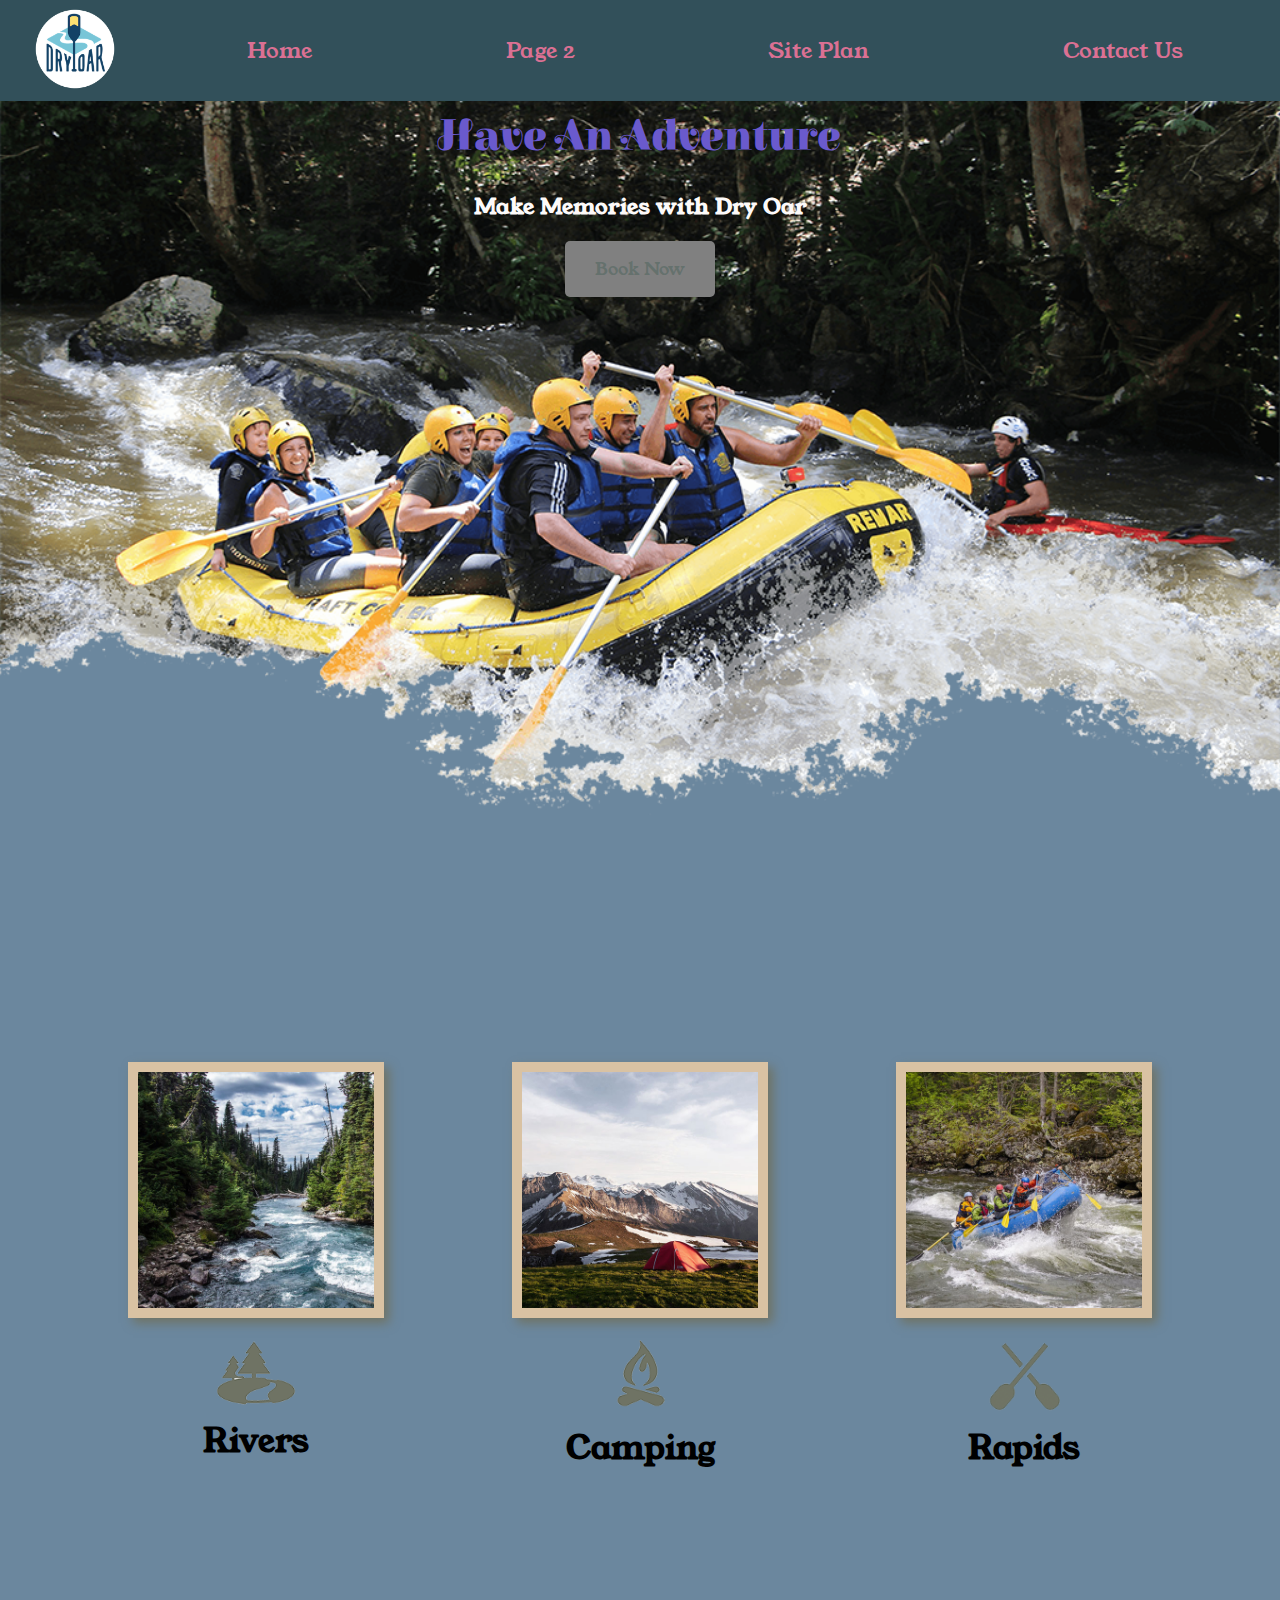
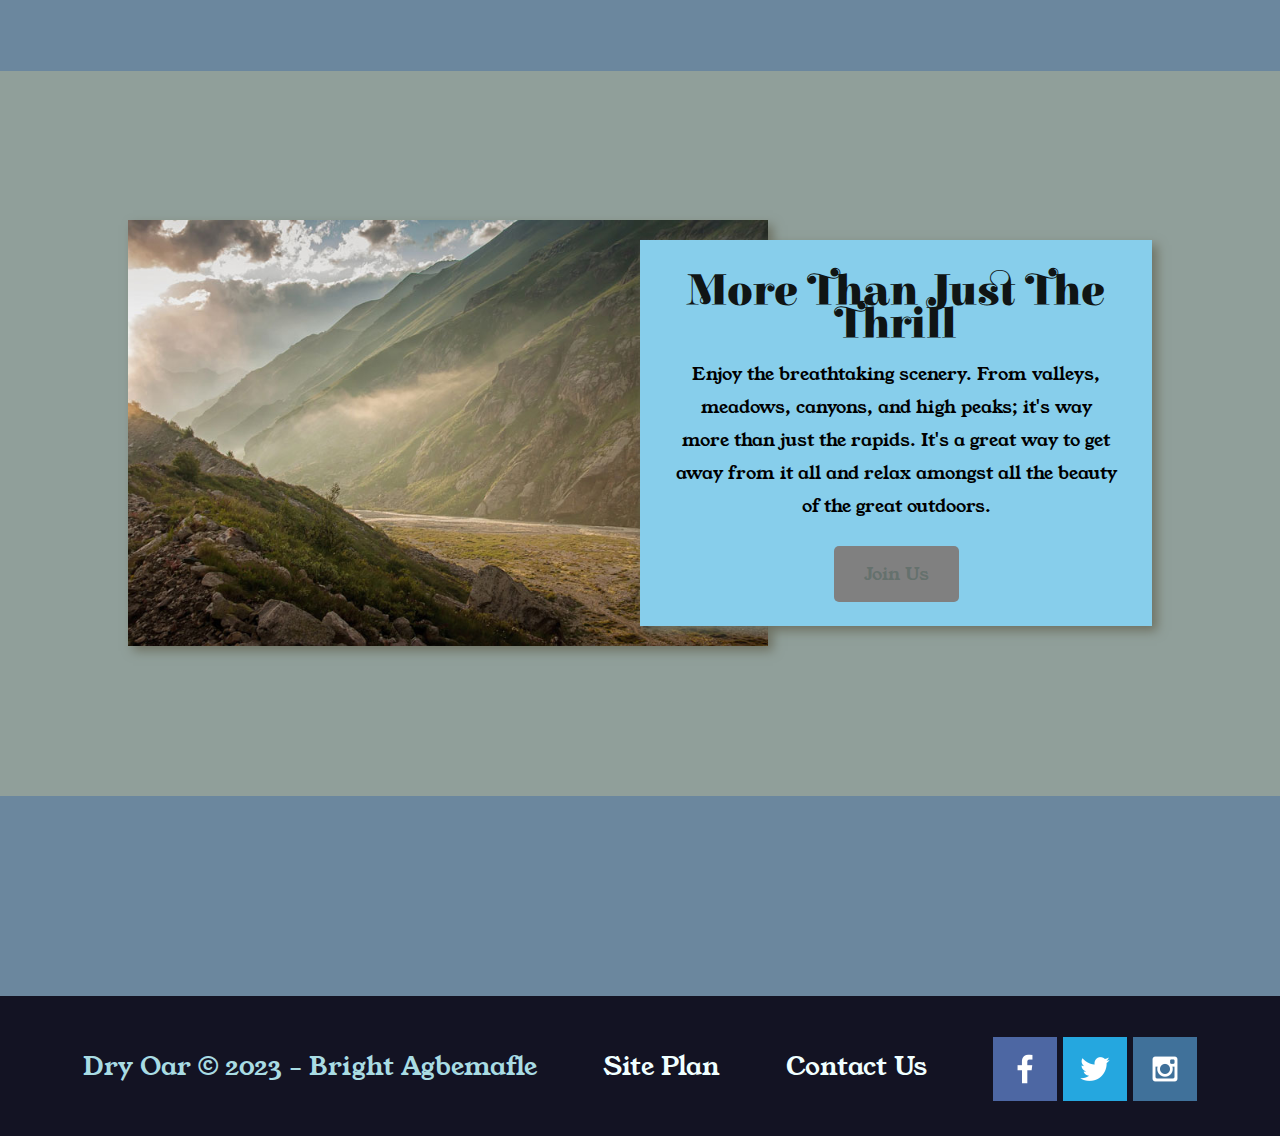
<file: wwr/index.html>
<!DOCTYPE html>
<html lang="en">
<head>
    <meta charset="UTF-8">
    <meta name="viewport" content="width=device-width, initial-scale=1.0">
    <title>Whitewater Rafting Vacations | Dry Oar Boating | Home</title>
    <link rel="stylesheet" href="styles/style.css">
</head>
<body>
    <div id="content">
        <header>
            <a id="logo_link" href="index.html" >
                <img class="logo" src="images/logo.png" alt="Dry Oar Logo">
            </a>
            <nav>
                <a href="index.html">Home</a>
                <a href="#">Page 2</a>
                <a href="site-plan-rafting.html">Site Plan</a>
                <a href="contactus.html">Contact Us</a>
            </nav>
        </header>
        <div id="hero">
            <div id="hero-box">
                <img id="hero-img" src="images/hero.png" alt="People enjoying rafting">
            </div>
            <section id="hero-msg">
                <h1 class="home-title">Have An Adventure</h1>
                <h4> Make Memories with Dry Oar </h4>
                <div class="button-box">
                    <a class="book" href="contactus.html">Book Now</a>
                </div>
            </section>
        </div>
        <main class="home-grid">
            <section class="rivers-card">
                <img class="card-img" src="images/rivers.jpg" alt="river in forest">
                <img class="icon" src="images/river_icon.png" alt="river icon">
                <h2>Rivers</h2>
            </section>
            <section class="camping-card">
                <img class="card-img" src="images/camping.jpg" alt="tent in mountains">
                <img class="icon" src="images/fire_icon.png" alt="fire icon">
                <h2>Camping</h2>
            </section>
            <section class="rapids-card">
                <img class="card-img" src="images/rapids.jpg" alt="rafting boat">
                <img class="icon" src="images/oars.png" alt="oars icon">
                <h2>Rapids</h2>
            </section>
            <div id="background"></div>
            <img class="mountains" src="images/mountains.jpg" alt="Misty mountains">
            <section class="msg">
                <h2>More Than Just The Thrill</h2>
                <p>Enjoy the breathtaking scenery. From valleys, meadows, canyons, and high peaks; it's way more than just the rapids. It's a great way to get away from it all and relax amongst all the beauty of the great outdoors. </p>
                <a class="join" href="rivers.html">Join Us</a>
            </section>
        </main>
        <footer>
            <p>Dry Oar &copy; 2023 - Bright Agbemafle</p>
            <p><a href="site-plan-rafting.html">Site Plan</a></p>
            <p><a href="contactus.html">Contact Us</a></p>
            <div class="social">
                <a href="https://facebook.com" target="_blank">
                    <img src="images/facebook.png" alt="fb icon">
                </a>
                <a href="https://twitter.com" target="_blank">
                    <img src="images/twitter.png" alt="twitter icon">
                </a>
                <a href="https://instagram.com" target="_blank">
                    <img src="images/instagram.png" alt="instagram icon">
                </a>
            </div>
        </footer>
    </div>
</body>
</html>
</file>
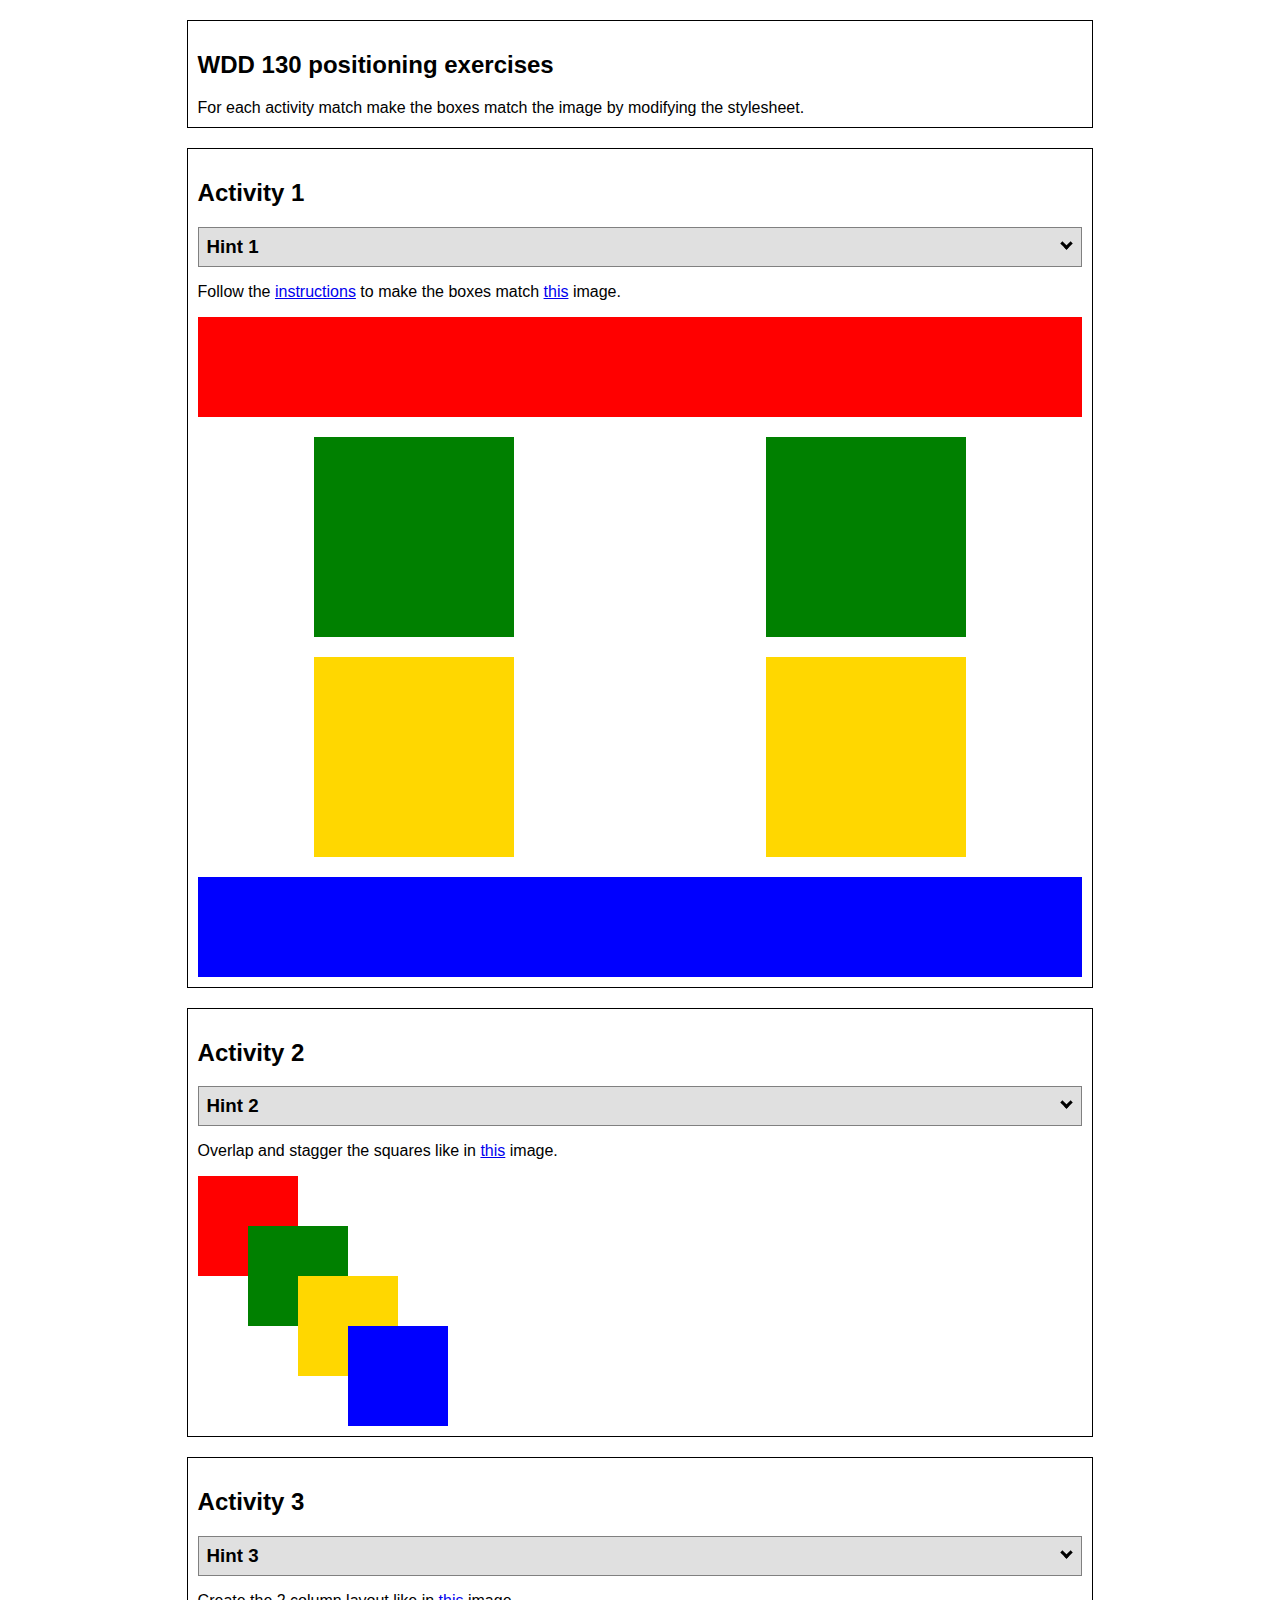
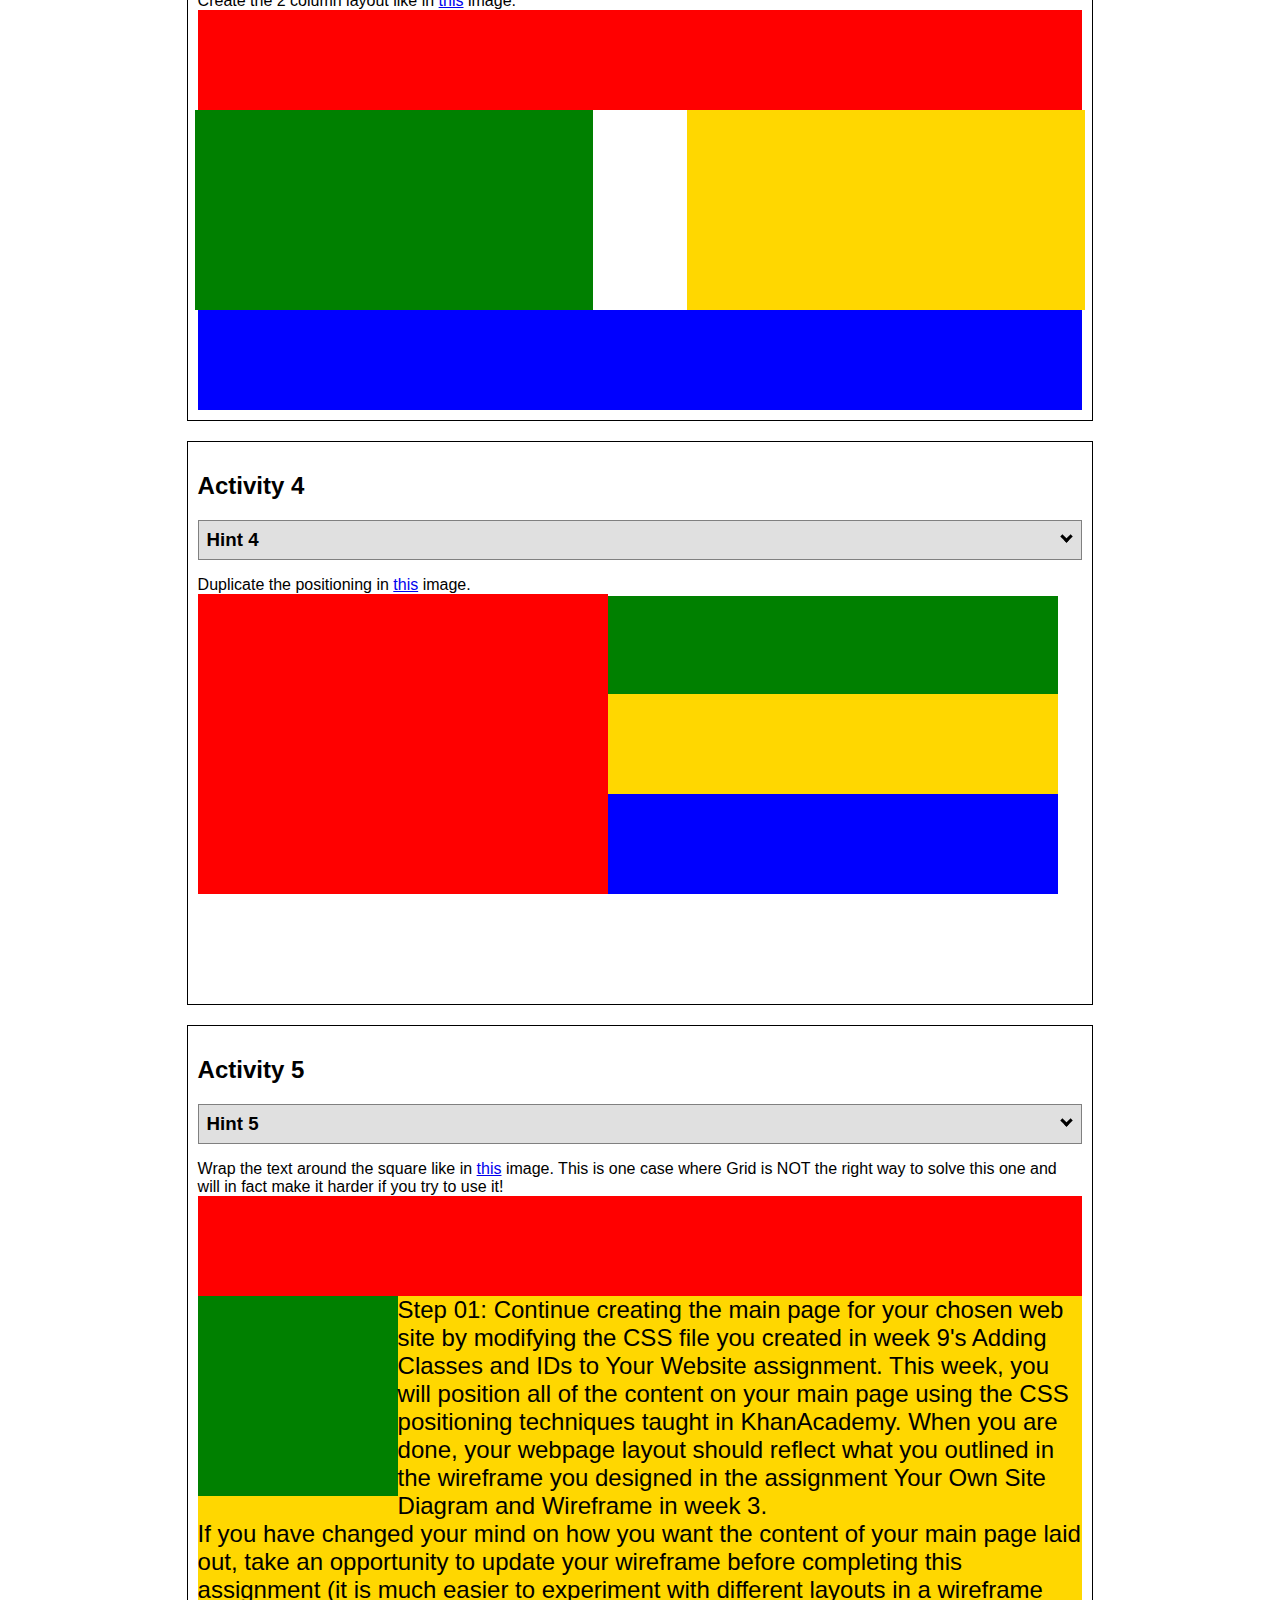
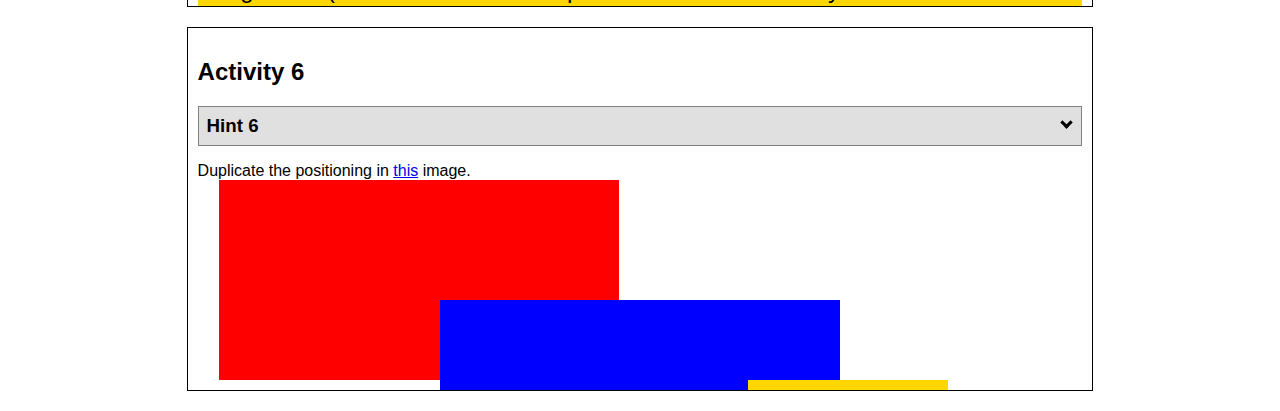
<file: positioning.html>
<!DOCTYPE html>
<html lang="en">
  <head>
    <!-- HTML - Name: positioning.html -->
    <title>Positioning Activity</title>
    <link rel="stylesheet" type="text/css" href="positionstyles.css" />
  </head>
  <body>
    <div class="activity">
      <h2>WDD 130 positioning exercises</h2>
      For each activity match make the boxes match the image by modifying the stylesheet.</div>
    <div class="activity">
      <h2>Activity 1</h2>
      <section class="hint"><input type="checkbox" ><i></i> <h3>Hint 1</h3><div><p>Check out the <a href="https://byui-wdd.github.io/wdd130/activities/w06-css-positioning.html" target="_blank">activity instructions</a> in Ilearn!</p></div></section>
      <p>Follow the <a href="https://byui-wdd.github.io/wdd130/activities/w06-css-positioning.html" target="_blank">instructions</a> to make the boxes match  <a href="https://byui-wdd.github.io/wdd130/images/example1.png" target="_blank">this</a> image.</p>
      <div class="content1" >
        <div class="red1" ></div>
        <div class="green1" ></div>
        <div class="green1" ></div>
        <div class="yellow1"></div>
        <div class="yellow1"></div>
        <div class="blue1"></div>
      </div>
    </div>
    <div class="activity">
      <h2>Activity 2</h2>
      <section class="hint"><input type="checkbox" > <h3>Hint 2</h3><i></i><div>
      <ul>
      <li>grid-template-columns: 50px 50px 50px 50px 50px </li></ul></div></section>
      <p>Overlap and stagger the squares like in <a href="https://byui-wdd.github.io/wdd130/images/example2.png" target="_blank">this</a> image.</p>
      <div class="content2" >
        <div class="red2" ></div>
        <div class="green2" ></div>
        <div class="yellow2"></div>
        <div class="blue2"></div>
      </div>
    </div>
    <div class="activity">
      <h2>Activity 3</h2>
      <section class="hint"><input type="checkbox" > <h3>Hint 3</h3><i></i><div><p>This one is going to be best solved with CSS Grid. Remember to make the boxes the right width first...then start moving them around. </p><h4>Properties used:</h4><ul><li>display:grid;</li><li>grid-template-columns:</li><li>grid-column-gap:</li>
        <li>grid-column:</li>  </ul></div></section>
      Create the 2 column layout like in <a href="https://byui-wdd.github.io/wdd130/images/example3.png" target="_blank">this</a>  image.
      <div class="content3" >
        <div class="red3" ></div>
        <div class="green3" ></div>
        <div class="yellow3"></div>
        <div class="blue3"></div>
      </div>
    </div>
    <div class="activity">
      <h2>Activity 4</h2>
      <section class="hint"><input type="checkbox" > <h3>Hint 4</h3><i></i><div><p>For the others we have been primarily concerned with width. For this one you will need to adjust height as well. </p><h4>Properties used:</h4><ul><li>display:grid;</li><li>grid-template-columns:</li><li>grid-row:</li></ul></div></section>
      Duplicate the positioning in <a href="https://byui-wdd.github.io/wdd130/images/example4.png" target="_blank">this</a> image. 
      <div class="content4" >
        <div class="red4" ></div>
        <div class="green4" ></div>
        <div class="yellow4"></div>
        <div class="blue4"></div>
      </div>
    </div>

    <div class="activity">
      <h2>Activity 5</h2>
      <section class="hint"><input type="checkbox" > <h3>Hint 5</h3><i></i><div><p>Grid is <strong>not</strong> the right way to do this.  In fact there is only one way to really do that...and that is with float. Remember that we float the thing we want the text to wrap around.  Also remember to start by making all the shapes the right size and shape.</p><h4>Properties used:</h4><ul><li>float: left;</li></ul></div></section>
      Wrap the text around the square like in <a href="https://byui-wdd.github.io/wdd130/images/example5.png" target="_blank">this</a> image. This is one case where Grid is NOT the right way to solve this one and will in fact make it harder if you try to use it!
      <div class="content5" >
        <div class="red5" ></div>
        <div class="green5" ></div>
        <div class="yellow5">Step 01: Continue creating the main page for your chosen web site by modifying the CSS file you created in week 9's Adding Classes and IDs to Your Website assignment. This week, you will position all of the content on your main page using the CSS positioning techniques taught in KhanAcademy. When you are done, your webpage layout should reflect what you outlined in the wireframe you designed in the assignment Your Own Site Diagram and Wireframe in week 3. <br />
          If you have changed your mind on how you want the content of your main page laid out, take an opportunity to update your wireframe before completing this assignment (it is much easier to experiment with different layouts in a wireframe than it is to do so by modifying the CSS). Also, if you find that you are having trouble with using CSS positioning, feel free to review the concepts at the learn layout site: http://learnlayout.com/. You should be able to apply these principles to your site. For futher help, refer back to the Max Design site used in the beginning of the course for an example of how to implement your site design.</div>
        <div class="blue5"></div>
      </div>
    </div>
    <div class="activity">
      <h2>Activity 6</h2>
      <section class="hint"><input type="checkbox" > <h3>Hint 6</h3><i></i><div><p>This one is all about visualizing the grid behind the layout. If you are having a hard time doing that first: all the sizes are even multiples of 100, and second here is another example with the lines drawn: <a href="https://byui-wdd.github.io/wdd130/images/example6-hint.png" target="_blank">example 6 with lines</a>. For this one you will find it easiest if you use px for the column width. You can also use <kbd>z-index</kbd> to control the element layering.    </p><h4>Properties used:</h4><ul><li>display:grid;</li><li>grid-template-columns:</li><li>grid-column:</li><li>grid-row:</li><li><a href="https://www.w3schools.com/cssref/pr_pos_z-index.asp" target="_blank">z-index:</a></li></ul></div></section>
      Duplicate the positioning in <a href="https://byui-wdd.github.io/wdd130/images/example6.png" target="_blank">this</a> image.
      <div class="content6" >
        <div class="red6" ></div>
        <div class="green6" ></div>
        <div class="yellow6"></div>
        <div class="blue6"></div>
      </div>
    </div>
  </body>
</html>
</file>
<file: wwr/styles/style.css>
@import url('https://fonts.googleapis.com/css2?family=Elsie+Swash+Caps&display=swap');
@import url('https://fonts.googleapis.com/css2?family=Young+Serif&display=swap');

div::content{
    max-width: 1600px;
    margin : 0 auto;
}
nav {
    display: flex;
    justify-content: space-around;
}
nav a {  
    text-align: center;
    color: palevioletred;
    text-decoration: none;
    padding: 35px;
}
#hero-msg h1, #hero-msg h4{
    text-align: center;
}
#hero-img {
    width: 100%;
}
.button-box {
    text-align: center;
}
main section {
    text-align: center;
}
main section img {
    box-sizing: border-box;
}
#background {
    height: 725px;
    background-color: rgb(144, 159, 154);
    grid-column: 1/11;
    grid-row: 4/9;
}
body {
    background-color: rgb(107, 135, 158);
    font-family: "Young Serif", "Open sans", "Cherry Sash";
    font-size: 22px;
    margin: 0;
    padding: 0;
}
h2 {
    margin: 0;
}
#logo_link {
    padding-top: 5px;
    justify-self: center;
    align-self: center;
}

header {
    background-color: rgb(50, 80, 90);
    display: grid;
    grid-template-columns: 150px auto;
}
nav a:hover {
    background-color: white;
    color: rgb(32, 31, 32);
}
#hero {
    display: grid;
    grid-template-columns: 1fr 3fr 1fr;
    margin-top: -100px;
}
#hero-box {
    grid-column: 1/4;
    grid-row: 1/3;
    z-index: -1;
}
#hero-msg {
    grid-column: 2/3;
    grid-row: 1/2;
    margin-top: 100px;
}
#her0-msg h4 {
    color: white;
}
.home-grid {
    display: grid;
    grid-template-columns: repeat(10,1fr);
}
.book, .join {
    background-color: grey;
    color: rgb(101, 113, 109);
    text-decoration: none;
    font-size: 18px;
    padding: 15px 30px;
    margin-top: 50px;
    border-radius: 5px;
}
.card-img {
    width: 100%;
    border: 10px solid #d9c2a3;
    transition: transform .5s;
    box-shadow: 5px 5px 10px #6f7364;
}
.card-img:hover {
    opacity: .6;
    transform: scale(1.1);
}
.mountains {
    width: 100%;
    grid-column: 2/7;
    grid-row: 5/8;
    box-shadow: 5px 5px 10px #6f7364;
}
.book:hover, .join:hover {
    background-color: white;
    color: bisque;
}
.msg {
    background-color: skyblue;
    line-height: 1.5em;
    padding: 35px;
    grid-column: 6/10;
    grid-row: 6/7;
    box-shadow: 5px 5px 10px #6f7364;
}
.msg h2 {
    color: rgb(16, 21, 21);
}
.msg p {
    color: black;
    padding-bottom: 15px;
}
footer {
    background-color: rgb(19, 19, 35);
    color: rgb(169, 220, 227);
    padding: 25px 50px;
    margin-top: 200px;
    display: flex;
    justify-content: space-around;
    align-items: center;
}
footer a {
    color: azure;
    text-decoration: none;
}
footer a:hover {
    color: rgb(98, 184, 199);
}
footer p {
    font-size: 1.2em;
}
footer p a:hover {
    text-decoration: underline;
}
footer .social img {
    padding-top: 15px;
}
.home-title {
    color: slateblue;
    margin-top: 10px;
}
h4 {
    color: rgb(253, 250, 250);
}
.icon {
    width: 80px;
    padding-top: 10px;
}
.home-title, .msg h2 {
    font-family: "Elsie Swash Caps", "Cherry Sash", "Bradley Hand";
    font-size: 2em;
}
.msg p {
    font-size: .8em;
}
.rivers-card, .camping-card, .rapids-card {
    margin: 200px 0;
}
.rivers-card {
    grid-column: 2/4;
    grid-row: 2/3;
}
.camping-card {
    grid-column: 5/7;
    grid-row: 2/3;
}
.rapids-card {
    grid-column: 8/10;
    grid-row: 2/3;
}
.logo {
    height:auto;
    width:80px;
}




@media screen and (max-width: 900px) {
    #hero, .home-grid {
        display: block;
        height: auto;
    }
    nav, footer {
        flex-direction: column;
    }
    nav a {
        display: block;
        padding: 15px;
    }
    #hero {
        margin-top: 0;
    }
    #hero-msg {
        margin-top: 0;
    }
    #hero-msg h4 {
        display: none;
    }
    .home-title {
        font-size: 25px;
        color: #6f7364;
    }
    .rivers-card, .camping-card, .rapids-card { 
        margin: 50px auto;
        width: 60%;
    }
    #background {
        display: none;
    }
    .mountains, .msg {
        width: 80%;
        display: block;
        margin: 0 auto;
    }
    footer {
        margin-top: 25px;
    }
}
</file>
<file: positionstyles.css>
/* CSS - Name: "positionstyles.css" */
/* Activity 1 styles */
.content1 {
  /* This is the parent of the activity 1 boxes. */
  display: grid;
  grid-template-columns: 1fr 1fr;
  justify-items: center;
  gap: 20px;
}
.red1 { 
  width: 100%; 
  height: 100px; 
  background-color: red; 
  grid-column: 1/3;

} 
.green1 {
  width: 200px; 
  height: 200px; 
  background-color: green; 

} 
.yellow1 {
  width: 200px; 
  height: 200px; 
  background-color: gold; 
} 
.blue1 {
  width: 100%; 
  height: 100px; 
  background-color: blue;
  grid-column: 1/3;
   
} 
/* Activity 2 styles */ 
.content2 {
  /* This is the parent of the activity 2 boxes. */
  position: relative ;
}
.red2 {
  width: 100px; 
  height: 100px; 
  background-color: red;
  margin: 0;
} 
.green2 { 
  width: 100px; 
  height: 100px; 
  background-color: green;
  margin-top: -50px;
  margin-left: 50px;
} 
.yellow2 {
  width: 100px; 
  height: 100px; 
  background-color: gold; 
  margin-top: -50px;
  margin-left: 100px;
} 
.blue2 {
  width: 100px; 
  height: 100px; 
  background-color: blue; 
  margin-top: -50px;
  margin-left: 150px;
} 
/* Activity 3 styles */ 
.content3 {
  /* This is the parent of the activity 3 boxes. */
  display: grid;
  grid-template-columns: 1fr 1fr;
  justify-items: center;
}
.red3 {
  width: 100%; 
  height: 100px; 
  background-color: red; 
  grid-column: 1/3;
} 
.green3 {
  width: 90%; 
  height: 200px; 
  background-color: green;
  margin-right: 50px;
} 
.yellow3 {
  width: 90%; 
  height: 200px; 
  background-color: gold; 
  margin-left: 50px;
} 
.blue3 {
  width: 100%;
  height: 100px; 
  background-color: blue; 
  grid-column: 1/3;
} 
/* Activity 4 styles */ 
.content4 {
  /* This is the parent of the activity 4 boxes. */
  height: 400px;
  display: grid;
  
}
.red4 {
  width: 410px; 
  height: 300px; 
  background-color: red; 
} 
.green4 {
  width: 450px; 
  height: 100px; 
  background-color: green; 
  margin-top: -308px;
  margin-bottom: 10px;
  margin-left: 410px;
  
} 
.yellow4 {
  width: 450px; 
  height: 100px; 
  background-color: gold; 
  margin-top: -220px;
  margin-bottom: 50px;
  margin-left: 410px
} 
.blue4 {
  width: 450px; 
  height: 100px; 
  background-color: blue; 
  margin-top: -130px;
  margin-bottom: 90px;
  margin-left: 410px;
  
} 
/* Activity 5 styles */ 
.content5 {
  /* This is the parent of the activity 5 boxes. */
  height: 400px;
  float: left;
}
.red5 { 
  width: 100%; 
  height: 100px; 
  background-color: red; 
} 
.green5 { 
  width: 200px; 
  height: 200px; 
  background-color: green; 
  float: left;
} 
.yellow5 {
  width: 100%; 
  height: 400px; 
  background-color: gold; 
  font-size: 1.5rem;
} 
.blue5 {
  width: 100%; 
  height: 100px; 
  background-color: blue; 
} 
/* Activity 6 styles */ 
.content6 {
  /* This is the parent of the activity 6 boxes. */
  display: grid;
  grid-template-columns: 1fr 1fr;
  justify-items: center;
  position: relative;
}
.red6 {
  width: 400px; 
  height: 200px; 
  background-color: red; 
  
} 
.green6 {
  width: 200px; 
  height: 200px; 
  background-color: green; 
  margin-bottom: 500px;
  margin-left: 100px;
  top: 400px;
  right: 100px;
  z-index: 2;
  position: absolute;
  bottom: -50px;
  grid-column: 1/2;
  
} 
.yellow6 {
  width: 200px; 
  height: 200px; 
  background-color: gold; 
  padding-bottom: 200px;
  margin-right: -500px;
  margin-left: 500px;
  margin-bottom: 100px;
  top: 200px;
  left: 50px;
  z-index: 2;
  position: absolute;
} 
.blue6 {
  width: 400px; 
  height: 400px; 
  background-color: blue; 
  grid-column: 1/3;
  margin-top: 120px;
  position: absolute;
} 


/* Do not make any changes below here */
.activity {
  width: 70%; 
  margin: 20px auto; 
  font-family: Arial, sans-serif; 
  border: 1px solid black; 
  padding: 10px; 
  clear:both; 
  overflow: auto;
} 

.hint {
  border: 1px solid grey;
  background: #e0e0e0;
  padding: .5em;
  position: relative;
  margin: 1em 0;
}
.hint h3 {
  margin: 0;
}
.hint:hover {
  background: #d0d0d0;
}
.hint > div {
  display: none;
}

.hint input[type=checkbox] {
  position: absolute;
  width: 100%;
  height: 100%;
  opacity: 0;
  z-index: 1;
  cursor: pointer;
}

.hint input[type=checkbox]:checked ~ div {
  display: block;
}

.hint i {
  position: absolute;
  transform: translate(-6px, 0);
  margin-top: 16px;
  right: 10px;
  top: -3px;
}
.hint i:before, .hint i:after {
  content: "";
  position: absolute;
  background-color: black;
  width: 3px;
  height: 9px;
}
.hint i:before {
  transform: translate(2px, 0) rotate(45deg);
}
.hint i:after {
  transform: translate(-2px, 0) rotate(-45deg);
}

.hint input[type=checkbox]:checked ~ i:before {
  transform: translate(-2px, 0) rotate(45deg);
}
.hint input[type=checkbox]:checked ~ i:after {
  transform: translate(2px, 0) rotate(-45deg);
}
.hint a {
  position: relative;
  z-index: 1;
}
</file>
